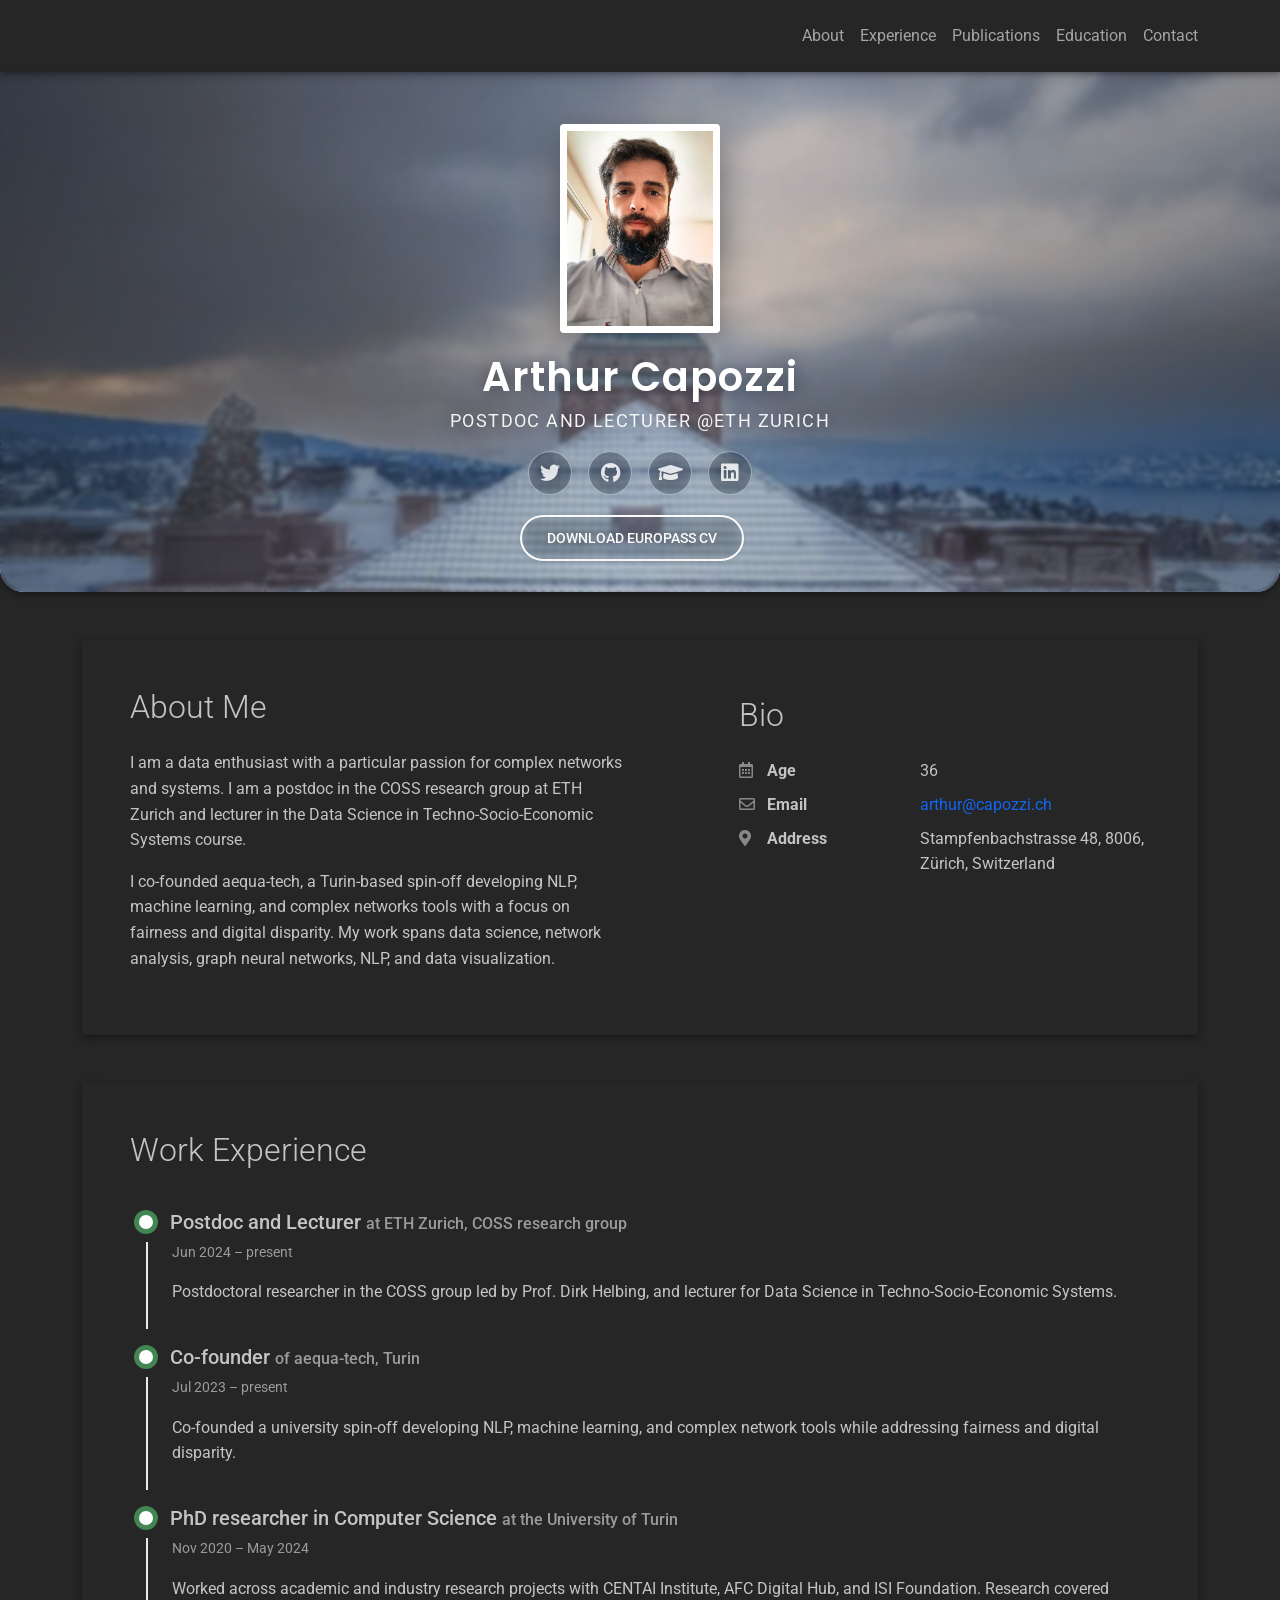
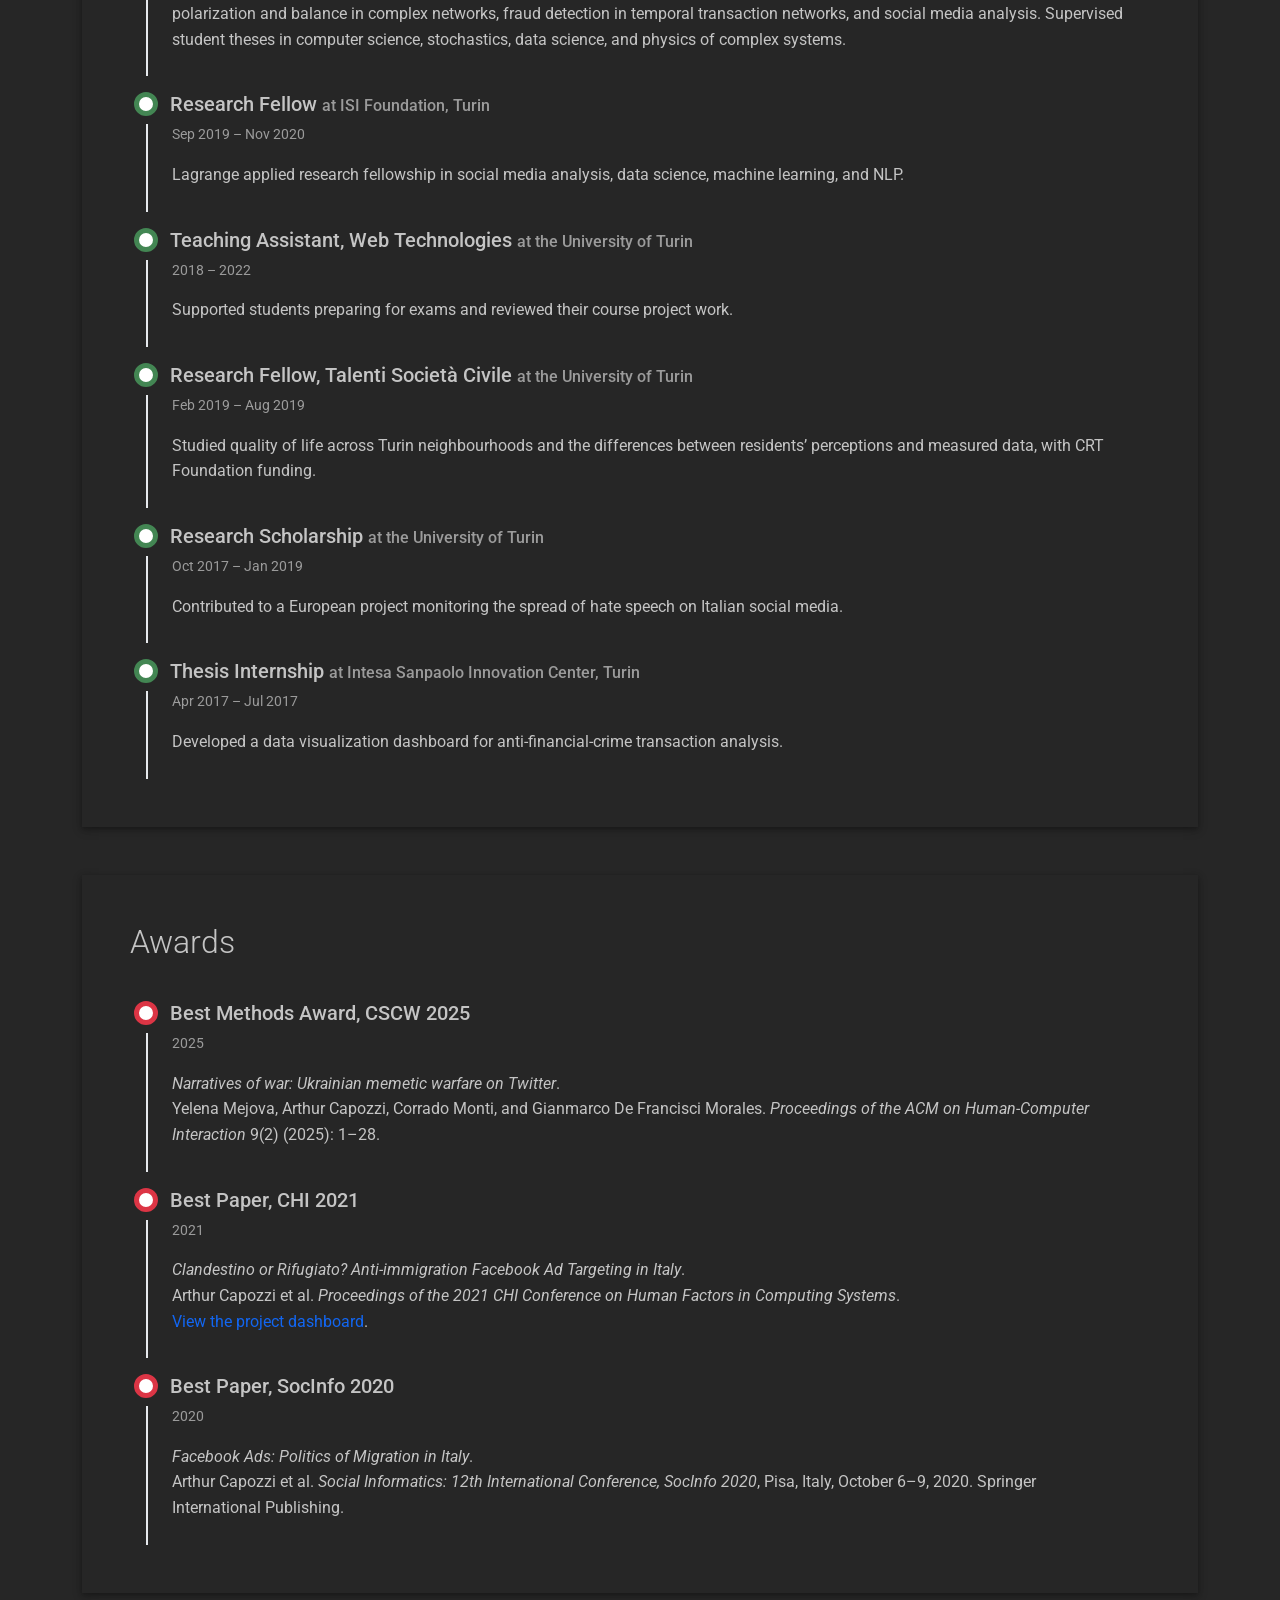
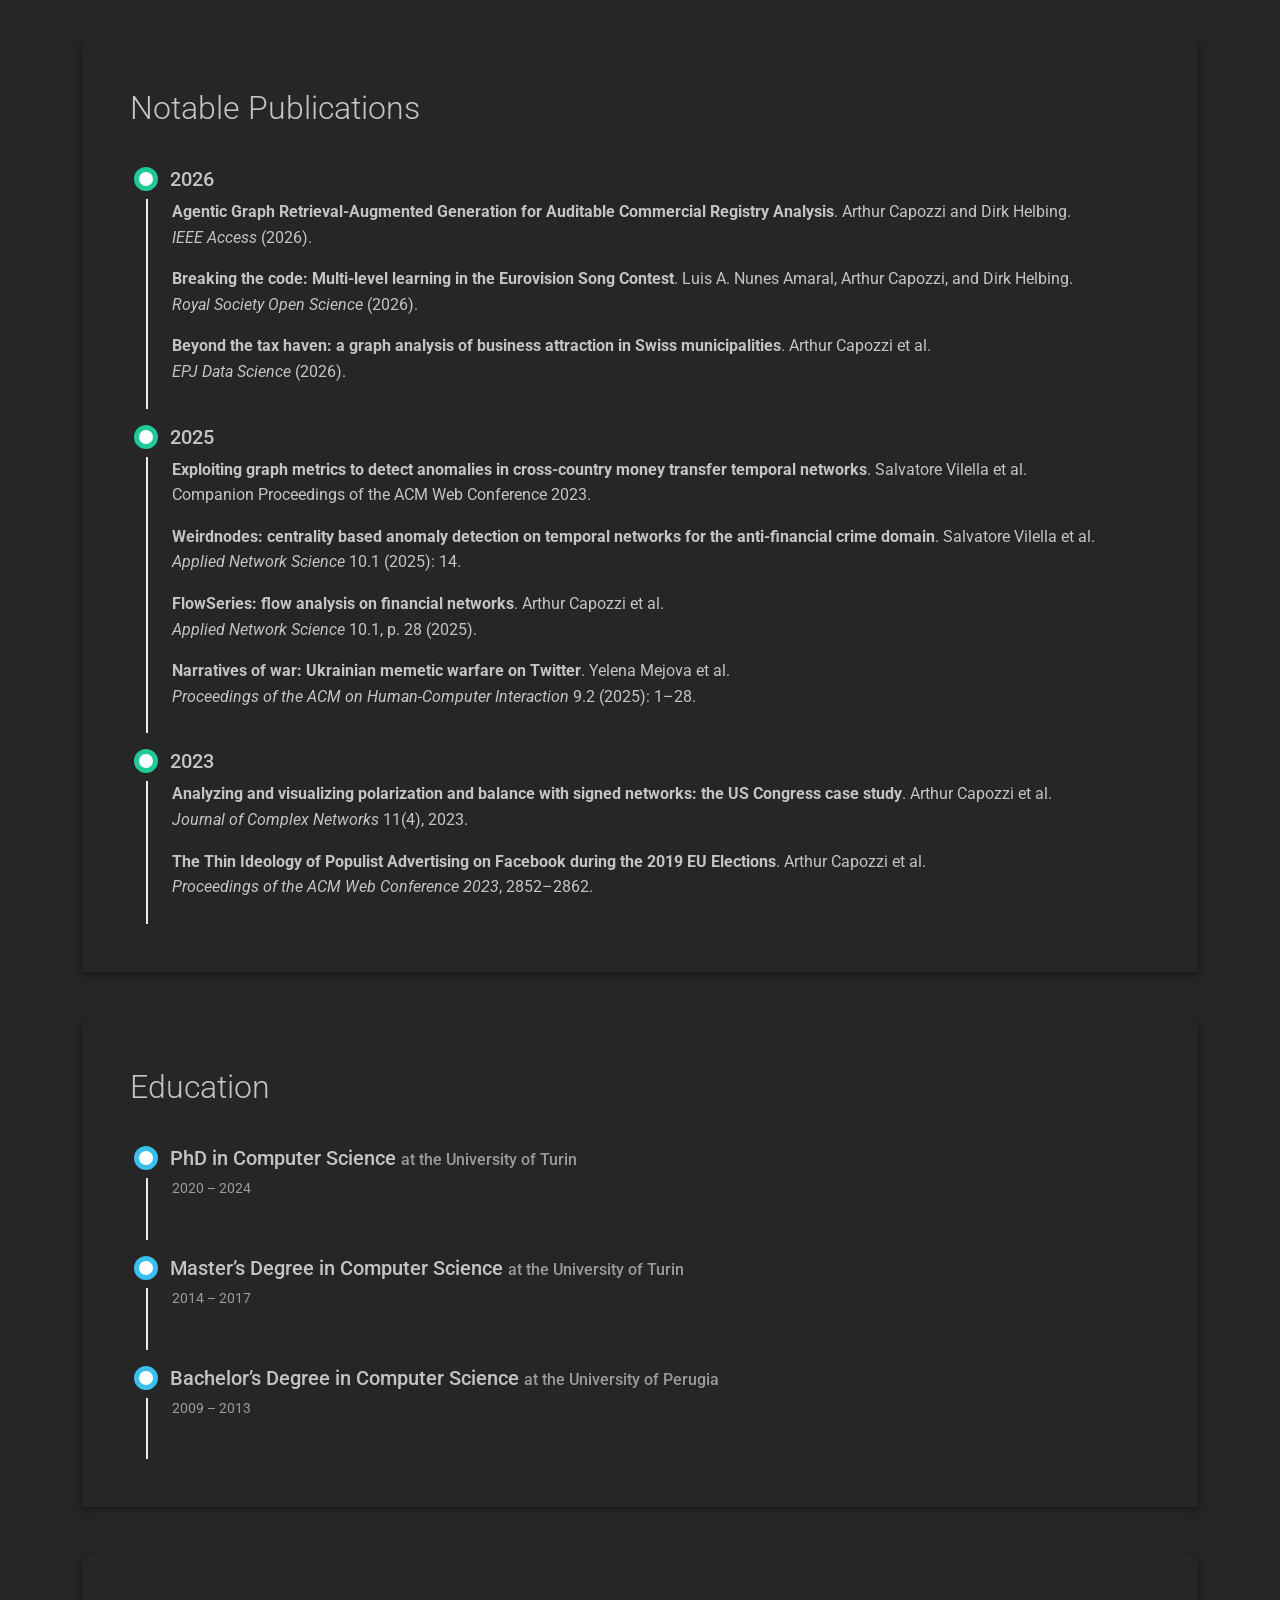
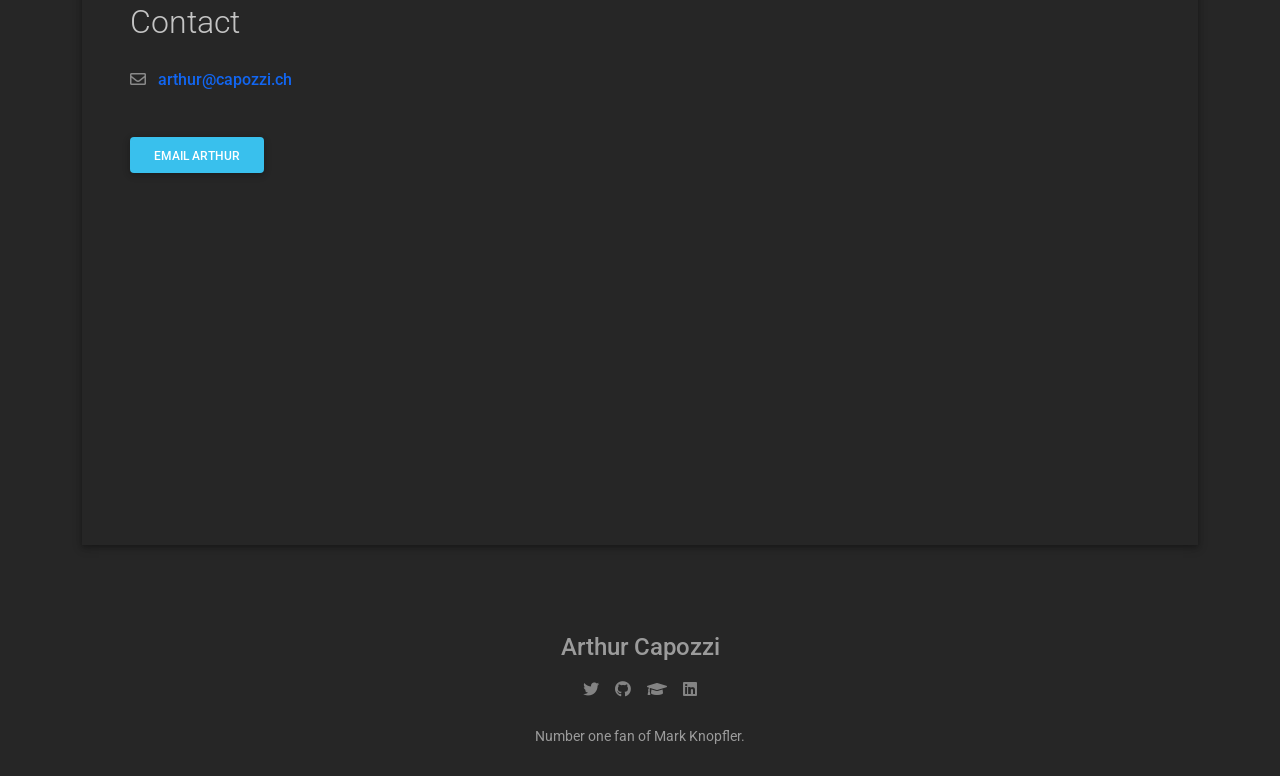
<file: index.html>
<!DOCTYPE html>
<html lang="en-US">
	<head>
	<meta charset="UTF-8">
	<meta http-equiv="X-UA-Compatible" content="IE=edge">
	<meta name="viewport" content="width=device-width, initial-scale=1">
	<title>Arthur Capozzi</title>
	<link rel="preconnect" href="https://fonts.gstatic.com" crossorigin="crossorigin"/>
	<link rel="preload" as="style" href="https://fonts.googleapis.com/css2?family=Poppins:wght@600&amp;family=Roboto:wght@300;400;500;700&amp;display=swap"/>
	<link rel="stylesheet" href="https://fonts.googleapis.com/css2?family=Poppins:wght@600&amp;family=Roboto:wght@300;400;500;700&amp;display=swap" media="print" onload="this.media='all'"/>
	<noscript>
		<link rel="stylesheet" href="https://fonts.googleapis.com/css2?family=Poppins:wght@600&amp;family=Roboto:wght@300;400;500;700&amp;display=swap"/>
	</noscript>
	<link href="css/font-awesome/css/all.min.css?ver=1.2.1" rel="stylesheet">
	<link href="css/mdb.min.css?ver=1.2.1" rel="stylesheet">
	<link href="css/main.css?ver=1.2.1" rel="stylesheet">
	<link href="css/mycss.css?ver=1.2.1" rel="stylesheet">
	<noscript>
		<style type="text/css">
		[data-aos] {
			opacity: 1 !important;
			transform: translate(0) scale(1) !important;
		}
		</style>
	</noscript>
	<meta name="description" content="Arthur Capozzi — data science, network analysis, research, publications and education.">
<link rel="canonical" href="https://capozzi.ch/">
<link href="css/migration.css" rel="stylesheet">
</head>
	<body class="bg-dark" id="top">
		<nav class="d-print-none nav-shadow sticky-top">
			<div class="container text-center text-lg-left">
			<div class="pt-3 clearfix">
				<!-- <h1 class="site-title mb-0">Arthur Capozzi</h1> -->
				<div class="site-nav"> 
				<nav class="" role="navigation">
					<ul class="nav justify-content-center">
					<li class="nav-item"><a class="nav-link" href="#about" title="About"><span class="menu-title">About</span></a>
					</li>
					
					<li class="nav-item"><a class="nav-link" href="#experience" title="Experience"><span class="menu-title">Experience</span></a>
					</li>
					<li class="nav-item"><a class="nav-link" href="#publication" title="Publications"><span class="menu-title">Publications</span></a>
					</li>
					<li class="nav-item"><a class="nav-link" href="#education" title="Education"><span class="menu-title">Education</span></a>
					</li>
					
					<li class="nav-item"><a class="nav-link" href="#contact" title="Contact"><span class="menu-title">Contact</span></a>
					</li>
					</ul>
				</nav>
				</div>
			</div>
			</div>
		</nav>
	<div class="page-content">
		<div class="container">
<div class="resume-container">
	<div class="shadow-1-strong bg-dark my-5" id="intro">
		<div class="bg-info text-white">
			<div class="cover bg-image"><img alt="Snowy winter cityscape" src="images/website-header.jpeg"/>
				<div class="mask" style="background-color: rgba(0, 0, 0, 0.7);backdrop-filter: blur(2px);">
					<div class="text-center p-5">
						<div class="avatar p-1"><img class="img-thumbnail shadow-2-strong" alt="Portrait of Arthur Capozzi" src="images/avatar.jpg" width="160" height="160"/></div>
						<div class="header-bio mt-3">
							<div>
								<h2 class="h1">Arthur Capozzi</h2>
								<p>Postdoc and lecturer @ETH Zurich</p>
							</div>
							<div class="header-social mb-3 d-print-none">
							<nav role="navigation">
								<ul class="nav justify-content-center">
								<li class="nav-item"><a class="nav-link" href="https://twitter.com/arthviz" title="Twitter"><i class="fab fa-twitter"></i><span class="menu-title sr-only">Twitter</span></a>
								</li>
								
								<li class="nav-item"><a class="nav-link" href="https://github.com/PotenteOpossum" title="Github"><i class="fab fa-github"></i><span class="menu-title sr-only">Github</span></a>
								</li>
<li class="nav-item"><a class="nav-link" href="https://scholar.google.it/citations?user=3XgjIGsAAAAJ" title="Google Scholar" aria-label="Google Scholar"><i class="fas fa-graduation-cap" aria-hidden="true"></i><span class="menu-title sr-only">Google Scholar</span></a></li>
								<li class="nav-item"><a class="nav-link" href="https://www.linkedin.com/in/arthur-thomas-edward-capozzi-lupi-023b421b4" title="LinkedIn" aria-label="LinkedIn"><i class="fab fa-linkedin"></i><span class="menu-title sr-only">LinkedIn</span></a></li>
								</ul>
							</nav>
							</div>
							<div class="d-print-none">
								<a class="btn btn-outline-light btn-lg shadow-sm mt-1 me-3" href="Capozzi_CV.pdf">Download Europass CV</a>
								
							</div>
						</div>
					</div>
				</div>
			</div>
		</div>
	</div>
	<div class="shadow-1-strong bg-dark my-5 p-5" id="about">
		<div class="about-section">
			<div class="row">
			<div class="col-md-6">
				<h2 class="h2 fw-light mb-4">About Me</h2>
				<p>I am a data enthusiast with a particular passion for complex networks and systems. I am a postdoc in the COSS research group at ETH Zurich and lecturer in the Data Science in Techno-Socio-Economic Systems course.</p>
				<p>I co-founded aequa-tech, a Turin-based spin-off developing NLP, machine learning, and complex networks tools with a focus on fairness and digital disparity. My work spans data science, network analysis, graph neural networks, NLP, and data visualization.</p>
				
			</div>
			<div class="col-md-5 offset-lg-1">
				<div class="row mt-2">
				<h2 class="h2 fw-light mb-4">Bio</h2>
				<div class="col-sm-5">
					<div class="pb-2 fw-bolder"><i class="far fa-calendar-alt pe-2 text-muted" style="width:24px;opacity:0.85;"></i> Age</div>
				</div>
				<div class="col-sm-7">
					<div class="pb-2">36</div>
				</div>
				<div class="col-sm-5">
					<div class="pb-2 fw-bolder"><i class="far fa-envelope pe-2 text-muted" style="width:24px;opacity:0.85;"></i> Email</div>
				</div>
				<div class="col-sm-7">
					<div class="pb-2">
						<span id="email"></span>
					</div>
				</div>
				
				<div class="col-sm-5">
					<div class="pb-2 fw-bolder"><i class="fas fa-map-marker-alt pe-2 text-muted" style="width:24px;opacity:0.85;"></i> Address</div>
				</div>
				<div class="col-sm-7">
					<div class="pb-2">Stampfenbachstrasse 48, 8006, Zürich, Switzerland</div>
				</div>
				</div>
			</div>
			</div>
		</div>
	</div>
	
	<div class="shadow-1-strong bg-dark my-5 p-5" id="experience">
  <div class="work-experience-section">
    <h2 class="h2 fw-light mb-4">Work Experience</h2>
    <div class="timeline">
      <div class="timeline-card timeline-card-experience"><div class="timeline-head px-4 pt-3"><div class="h5">Postdoc and Lecturer <span class="text-muted h6">at ETH Zurich, COSS research group</span></div></div><div class="timeline-body px-4 pb-4"><div class="text-muted text-small mb-3">Jun 2024 – present</div><div>Postdoctoral researcher in the COSS group led by Prof. Dirk Helbing, and lecturer for Data Science in Techno-Socio-Economic Systems.</div></div></div>
      <div class="timeline-card timeline-card-experience"><div class="timeline-head px-4 pt-3"><div class="h5">Co-founder <span class="text-muted h6">of aequa-tech, Turin</span></div></div><div class="timeline-body px-4 pb-4"><div class="text-muted text-small mb-3">Jul 2023 – present</div><div>Co-founded a university spin-off developing NLP, machine learning, and complex network tools while addressing fairness and digital disparity.</div></div></div>
      <div class="timeline-card timeline-card-experience"><div class="timeline-head px-4 pt-3"><div class="h5">PhD researcher in Computer Science <span class="text-muted h6">at the University of Turin</span></div></div><div class="timeline-body px-4 pb-4"><div class="text-muted text-small mb-3">Nov 2020 – May 2024</div><div>Worked across academic and industry research projects with CENTAI Institute, AFC Digital Hub, and ISI Foundation. Research covered polarization and balance in complex networks, fraud detection in temporal transaction networks, and social media analysis. Supervised student theses in computer science, stochastics, data science, and physics of complex systems.</div></div></div>
      <div class="timeline-card timeline-card-experience"><div class="timeline-head px-4 pt-3"><div class="h5">Research Fellow <span class="text-muted h6">at ISI Foundation, Turin</span></div></div><div class="timeline-body px-4 pb-4"><div class="text-muted text-small mb-3">Sep 2019 – Nov 2020</div><div>Lagrange applied research fellowship in social media analysis, data science, machine learning, and NLP.</div></div></div>
      <div class="timeline-card timeline-card-experience"><div class="timeline-head px-4 pt-3"><div class="h5">Teaching Assistant, Web Technologies <span class="text-muted h6">at the University of Turin</span></div></div><div class="timeline-body px-4 pb-4"><div class="text-muted text-small mb-3">2018 – 2022</div><div>Supported students preparing for exams and reviewed their course project work.</div></div></div>
      <div class="timeline-card timeline-card-experience"><div class="timeline-head px-4 pt-3"><div class="h5">Research Fellow, Talenti Società Civile <span class="text-muted h6">at the University of Turin</span></div></div><div class="timeline-body px-4 pb-4"><div class="text-muted text-small mb-3">Feb 2019 – Aug 2019</div><div>Studied quality of life across Turin neighbourhoods and the differences between residents’ perceptions and measured data, with CRT Foundation funding.</div></div></div>
      <div class="timeline-card timeline-card-experience"><div class="timeline-head px-4 pt-3"><div class="h5">Research Scholarship <span class="text-muted h6">at the University of Turin</span></div></div><div class="timeline-body px-4 pb-4"><div class="text-muted text-small mb-3">Oct 2017 – Jan 2019</div><div>Contributed to a European project monitoring the spread of hate speech on Italian social media.</div></div></div>
      <div class="timeline-card timeline-card-experience"><div class="timeline-head px-4 pt-3"><div class="h5">Thesis Internship <span class="text-muted h6">at Intesa Sanpaolo Innovation Center, Turin</span></div></div><div class="timeline-body px-4 pb-4"><div class="text-muted text-small mb-3">Apr 2017 – Jul 2017</div><div>Developed a data visualization dashboard for anti-financial-crime transaction analysis.</div></div></div>
    </div>
  </div>
</div>
	<div class="shadow-1-strong bg-dark my-5 p-5" id="awards">
  <div class="education-section">
    <h2 class="h2 fw-light mb-4">Awards</h2>
    <div class="timeline">
      <div class="timeline-card timeline-card-pubblication"><div class="timeline-head px-4 pt-3"><div class="h5">Best Methods Award, CSCW 2025</div></div><div class="timeline-body px-4 pb-4"><div class="text-muted text-small mb-3">2025</div><div><em>Narratives of war: Ukrainian memetic warfare on Twitter</em>.<br>Yelena Mejova, Arthur Capozzi, Corrado Monti, and Gianmarco De Francisci Morales. <em>Proceedings of the ACM on Human-Computer Interaction</em> 9(2) (2025): 1–28.</div></div></div>
      <div class="timeline-card timeline-card-pubblication"><div class="timeline-head px-4 pt-3"><div class="h5">Best Paper, CHI 2021</div></div><div class="timeline-body px-4 pb-4"><div class="text-muted text-small mb-3">2021</div><div><em>Clandestino or Rifugiato? Anti-immigration Facebook Ad Targeting in Italy</em>.<br>Arthur Capozzi et al. <em>Proceedings of the 2021 CHI Conference on Human Factors in Computing Systems</em>.<br><a href="http://migration-ads-observatory.isi.it/">View the project dashboard</a>.</div></div></div>
      <div class="timeline-card timeline-card-pubblication"><div class="timeline-head px-4 pt-3"><div class="h5">Best Paper, SocInfo 2020</div></div><div class="timeline-body px-4 pb-4"><div class="text-muted text-small mb-3">2020</div><div><em>Facebook Ads: Politics of Migration in Italy</em>.<br>Arthur Capozzi et al. <em>Social Informatics: 12th International Conference, SocInfo 2020</em>, Pisa, Italy, October 6–9, 2020. Springer International Publishing.</div></div></div>
    </div>
  </div>
</div>
<div class="shadow-1-strong bg-dark my-5 p-5" id="publication">
  <div class="education-section">
    <h2 class="h2 fw-light mb-4">Notable Publications</h2>
    <div class="timeline">
      <div class="timeline-card timeline-card-success"><div class="timeline-head px-4 pt-3"><div class="h5">2026</div></div><div class="timeline-body px-4 pb-4">
        <p><strong>Agentic Graph Retrieval-Augmented Generation for Auditable Commercial Registry Analysis</strong>. Arthur Capozzi and Dirk Helbing.<br><em>IEEE Access</em> (2026).</p>
        <p><strong>Breaking the code: Multi-level learning in the Eurovision Song Contest</strong>. Luis A. Nunes Amaral, Arthur Capozzi, and Dirk Helbing.<br><em>Royal Society Open Science</em> (2026).</p>
        <p class="mb-0"><strong>Beyond the tax haven: a graph analysis of business attraction in Swiss municipalities</strong>. Arthur Capozzi et al.<br><em>EPJ Data Science</em> (2026).</p>
      </div></div>
      <div class="timeline-card timeline-card-success"><div class="timeline-head px-4 pt-3"><div class="h5">2025</div></div><div class="timeline-body px-4 pb-4">
        <p><strong>Exploiting graph metrics to detect anomalies in cross-country money transfer temporal networks</strong>. Salvatore Vilella et al.<br>Companion Proceedings of the ACM Web Conference 2023.</p>
        <p><strong>Weirdnodes: centrality based anomaly detection on temporal networks for the anti-financial crime domain</strong>. Salvatore Vilella et al.<br><em>Applied Network Science</em> 10.1 (2025): 14.</p>
        <p><strong>FlowSeries: flow analysis on financial networks</strong>. Arthur Capozzi et al.<br><em>Applied Network Science</em> 10.1, p. 28 (2025).</p>
        <p class="mb-0"><strong>Narratives of war: Ukrainian memetic warfare on Twitter</strong>. Yelena Mejova et al.<br><em>Proceedings of the ACM on Human-Computer Interaction</em> 9.2 (2025): 1–28.</p>
      </div></div>
      <div class="timeline-card timeline-card-success"><div class="timeline-head px-4 pt-3"><div class="h5">2023</div></div><div class="timeline-body px-4 pb-4">
        <p><strong>Analyzing and visualizing polarization and balance with signed networks: the US Congress case study</strong>. Arthur Capozzi et al.<br><em>Journal of Complex Networks</em> 11(4), 2023.</p>
        <p class="mb-0"><strong>The Thin Ideology of Populist Advertising on Facebook during the 2019 EU Elections</strong>. Arthur Capozzi et al.<br><em>Proceedings of the ACM Web Conference 2023</em>, 2852–2862.</p>
      </div></div>
    </div>
  </div>
</div>
	<div class="shadow-1-strong bg-dark my-5 p-5" id="education">
  <div class="education-section">
    <h2 class="h2 fw-light mb-4">Education</h2>
    <div class="timeline">
      <div class="timeline-card timeline-card-info"><div class="timeline-head px-4 pt-3"><div class="h5">PhD in Computer Science <span class="text-muted h6">at the University of Turin</span></div></div><div class="timeline-body px-4 pb-4"><div class="text-muted text-small mb-3">2020 – 2024</div></div></div>
      <div class="timeline-card timeline-card-info"><div class="timeline-head px-4 pt-3"><div class="h5">Master’s Degree in Computer Science <span class="text-muted h6">at the University of Turin</span></div></div><div class="timeline-body px-4 pb-4"><div class="text-muted text-small mb-3">2014 – 2017</div></div></div>
      <div class="timeline-card timeline-card-info"><div class="timeline-head px-4 pt-3"><div class="h5">Bachelor’s Degree in Computer Science <span class="text-muted h6">at the University of Perugia</span></div></div><div class="timeline-body px-4 pb-4"><div class="text-muted text-small mb-3">2009 – 2013</div></div></div>
    </div>
  </div>
</div>
	<div class="shadow-1-strong bg-dark my-5 p-5" id="contact">
	<div class="contant-section">
		<h2 class="h2 fw-light text mb-4">Contact</h2>
		<div class="row mb-4">
		<div class="col-md-5">
			<div class="mt-1">
			<div class="h6"><i class="far fa-envelope pe-2 text-muted" style="width:24px;opacity:0.85;"></i><span class="blockspam" aria-hidden="true">PLEASE GO AWAY!</span> <span id="contact-email"></span></div>
			</div>
			<div class="mt-5 d-print-none"><a class="btn btn-info" id="email-button">Email Arthur</a>
			</div>
		</div>
		<div class="col-md-7 d-print-none"><iframe title="ETH Zurich Computational Social Science at Stampfenbachstrasse 48" src="https://maps.google.com/maps?q=ETH%20Zurich%20Computational%20Social%20Science%2C%20Stampfenbachstrasse%2048%2C%208092%20Zurich%2C%20Switzerland&amp;z=15&amp;output=embed" width="500" height="400" style="border:0;width:100%;" allowfullscreen="" loading="lazy"></iframe></div>
		</div>
	</div>
	</div>
</div></div>
	</div>
	<footer class="pt-4 pb-4 text-muted text-center d-print-none">
		<div class="container">
		<div class="my-3">
			<div class="h4">Arthur Capozzi</div>
			<div class="footer-nav">
			<nav role="navigation">
				<ul class="nav justify-content-center">
				<li class="nav-item"><a class="nav-link" href="https://twitter.com/arthviz" title="Twitter"><i class="fab fa-twitter"></i><span class="menu-title sr-only">Twitter</span></a>
					</li>
					
					<li class="nav-item"><a class="nav-link" href="https://github.com/PotenteOpossum" title="Github"><i class="fab fa-github"></i><span class="menu-title sr-only">Github</span></a>
					</li>
<li class="nav-item"><a class="nav-link" href="https://scholar.google.it/citations?user=3XgjIGsAAAAJ" title="Google Scholar" aria-label="Google Scholar"><i class="fas fa-graduation-cap" aria-hidden="true"></i><span class="menu-title sr-only">Google Scholar</span></a></li>
								<li class="nav-item"><a class="nav-link" href="https://www.linkedin.com/in/arthur-thomas-edward-capozzi-lupi-023b421b4" title="LinkedIn" aria-label="LinkedIn"><i class="fab fa-linkedin"></i><span class="menu-title sr-only">LinkedIn</span></a></li>
				</ul>
			</nav>
			</div>
		</div>
		<div class="text-small">
			<div class="mb-1">Number one fan of Mark Knopfler.</div>
		</div>
		</div>
	</footer>

	<a href="#top" aria-label="Back to top" id="return-to-top">↑</a>
	<script src="scripts/email.js"></script>
	<script src="scripts/back-to-top.js"></script>
	</body>
</html>
</file>
<file: css/main.css>
/* Timeline custom component */
.timeline-card {
  position: relative;
  margin-left: 16px; }

.timeline-card:before {
  content: '';
  display: inline-block;
  position: absolute;
  background-color: #fff;
  border-radius: 100%;
  width: 24px;
  height: 24px;
  top: 16px;
  left: -12px;
  border: 5px solid;
  z-index: 2; }

.timeline-body {
  border-left: 2px solid #E6E9ED; }

.timeline-card-primary:before {
  border-color: var(--bs-primary); }

.timeline-card-info:before {
  border-color: var(--bs-info); }

.timeline-card-secondary:before {
  border-color: var(--bs-secondary); }

.timeline-card-success:before {
  border-color: var(--bs-teal); }

.timeline-card-pubblication:before {
  border-color: var(--bs-red); }

html {
  scroll-behavior: smooth; }

html, body {
  overflow-x: hidden; }

.container {
  max-width: 1140px; }

.site-title {
  font-size: 1.25rem;
  line-height: 2.5rem; }

.nav-link {
  padding: 0;
  font-size: 1rem;
  line-height: 2.5rem;
  color: inherit;
  opacity: 0.8; }

.header-social .nav-link {
  font-size: 1.25rem; }

.nav-link:hover,
.nav-link:focus {
  color: inherit;
  opacity: 1; }

.nav-item + .nav-item {
  margin-left: 1rem; }

.cover {
  height: 500px; }

.cover > img {
  -o-object-fit: cover;
     object-fit: cover;
  width: auto; }

.progress-bar {
  text-transform: uppercase;
  font-size: 10px;
  letter-spacing: 1px; }

.text-small {
  font-size: 0.85rem; }

.text-teal {
  color: var(--bs-teal); }

footer a:not(.nav-link) {
  color: inherit;
  border-bottom: 1px dashed;
  text-decoration: none;
  cursor: pointer; }

@media (min-width: 48em) {
  .site-title {
    float: left; }
  .site-nav {
    float: right; } }

@media (max-width: 767px) {
  /* disable animations on mobile */
  [data-aos] {
    opacity: 1 !important;
    transform: translate(0) scale(1) !important; }
  .p-5 {
    padding: 2.5rem 2rem !important; }
  .portfolio-section .m-5 {
    margin: 2rem 0 1rem !important; }
  .portfolio-reverse {
    flex-direction: column-reverse; }
  .portfolio-reverse .text-end {
    text-align: start !important; } }

@media print {
  [data-aos] {
    opacity: 1 !important;
    transform: translate(0) scale(1) !important; }
  body.bg-light {
    background-color: #fff !important; }
  .container {
    width: auto;
    max-width: 100%;
    padding: 0; }
  .cover {
    height: 360px;
    margin-bottom: 1.5rem; }
  .cover > img {
    display: none; }
  .shadow-1-strong {
    box-shadow: none !important; }
  .resume-container > .my-5 {
    margin: 0 !important; }
  .my-5.p-5 {
    padding: 1.5rem 0 !important; }
  .about-section {
    padding: 0 !important; }
  .skills-section,
  .work-experience-section,
  .education-section,
  .portfolio-section,
  .reference-section,
  .contact-section {
    padding: 0 !important; }
  .page-break {
    padding-top: 5rem;
    page-break-before: always; } }
</file>
<file: css/mycss.css>
span.blockspam {
  display: none;
}


#return-to-top {
    position: fixed;
    bottom: 20px;
    right: 20px;
    background: rgb(0, 0, 0);
    background: rgba(19, 19, 19, .87);
    box-shadow: 0 2px 5px 0 rgba(0,0,0,.25),0 3px 10px 0 rgba(0,0,0,.2)!important;
    width: 50px;
    height: 50px;
    display: block;
    text-decoration: none;
    -webkit-border-radius: 35px;
    -moz-border-radius: 35px;
    border-radius: 35px;
    display: none;
    -webkit-transition: all 0.3s linear;
    -moz-transition: all 0.3s ease;
    -ms-transition: all 0.3s ease;
    -o-transition: all 0.3s ease;
    transition: all 0.3s ease;
}
#return-to-top i {
    color: #fff;
    margin: 0;
    position: relative;
    left: 16px;
    top: 13px;
    font-size: 19px;
    -webkit-transition: all 0.3s ease;
    -moz-transition: all 0.3s ease;
    -ms-transition: all 0.3s ease;
    -o-transition: all 0.3s ease;
    transition: all 0.3s ease;
}
#return-to-top:hover {
    background: rgba(38, 38, 38, 1);
}
#return-to-top:hover i {
    color: #fff;
    top: 5px;
}
.clearfix {
  padding-bottom: 1rem !important;
}
.nav-shadow{
  background-color: rgba(38, 38, 38, .87);
  box-shadow: 0 2px 5px 0 rgba(0,0,0,.25),0 3px 10px 0 rgba(0,0,0,.2)!important;
}

#intro {
  margin-top: 6rem !important;
}
body {
  color: #c4c4c4 !important;
}
.text-muted {
  color: #9b9b9b!important;
}

.form-label {
  color: rgb(159 159 159 / 60%) !important;
}
/* Extra Things #191919*/
/*body{background: #eee ;font-family: 'Open Sans', sans-serif;}h3{font-size: 30px; font-weight: 400;text-align: center;margin-top: 50px;}h3 i{color: #444;}*/


::-webkit-scrollbar {
  width: 17px;
}

/* Track */
::-webkit-scrollbar-track {
  background: rgba(19, 19, 19, .27); 
}
 
/* Handle */
::-webkit-scrollbar-thumb {
  background: #5f5f5f; 
}

/* Handle on hover */
::-webkit-scrollbar-thumb:hover {
  background: #424242; 
}

/* Custom, iPhone Retina */ 
@media only screen and (min-width : 260px) {
  #intro {
    margin-top: 11rem !important;
  }
}

/* Extra Small Devices, Phones */ 
@media only screen and (min-width : 480px) {
  #intro {
    margin-top: 6rem !important;
  }

}

/* Small Devices, Tablets */
@media only screen and (min-width : 768px) {

}

/* Medium Devices, Desktops */
@media only screen and (min-width : 992px) {

}

/* Large Devices, Wide Screens */
@media only screen and (min-width : 1200px) {

}
</file>
<file: css/migration.css>
/* Small migration fixes; keep the original dark resume design. */
body { overflow-wrap: anywhere; }
section, [id] { scroll-margin-top: 8rem; }
.cover > img { width: 100%; height: 100%; object-fit: cover; }
#return-to-top { display: grid; place-items: center; color: white; opacity: 0; visibility: hidden; pointer-events: none; transform: translateY(10px); transition: opacity .2s ease, transform .2s ease, visibility .2s; }
#return-to-top.is-visible { opacity: 1; visibility: visible; pointer-events: auto; transform: translateY(0); }
a:focus-visible { outline: 2px solid #39c0ed; outline-offset: 4px; }
@media (max-width: 767px) {
  .p-5 { padding: 1.75rem 1.25rem !important; }
  [id] { scroll-margin-top: 11rem; }
  .cover { height: 520px; }
  .nav-item + .nav-item { margin-left: .7rem; }
  .site-nav .nav { flex-wrap: wrap; }
  .site-nav .nav-link { font-size: .9rem; }
}
@media (prefers-reduced-motion: reduce) { html { scroll-behavior: auto; } }

/* Full-bleed hero banner, aligned directly beneath the sticky navigation. */
#intro {
  position: relative;
  z-index: 0;
  width: 100vw;
  margin-top: 0 !important;
  margin-left: calc(50% - 50vw) !important;
  margin-bottom: 3rem !important;
  overflow: hidden;
  border-radius: 0 0 1.5rem 1.5rem;
  box-shadow: 0 1.5rem 4rem rgba(0, 0, 0, .38);
}
#intro > .bg-info { background-color: transparent !important; }
#intro .cover {
  position: relative;
  display: grid;
  min-height: clamp(520px, 40vw, 640px);
  overflow: hidden;
  isolation: isolate;
}
#intro .cover > img {
  position: absolute;
  inset: 0;
  width: 100%;
  height: 100%;
  object-fit: cover;
  object-position: center 54%;
  transform: scale(1.015);
  animation: banner-arrive 2.1s ease-out both;
}
#intro .mask {
  /* MDB normally absolutely positions this overlay at a fixed height. Keep it
     in the layout so the hero can grow when its contents wrap on narrow screens. */
  position: relative;
  inset: auto;
  width: 100%;
  height: auto;
  min-height: inherit;
  display: grid;
  place-items: center;
  background: linear-gradient(110deg, rgba(8, 15, 27, .58), rgba(10, 19, 31, .18) 54%, rgba(8, 15, 27, .42)) !important;
  backdrop-filter: blur(1px);
}
#intro .text-center.p-5 {
  position: relative;
  z-index: 1;
  width: min(100%, 760px);
  padding: 3rem 2rem !important;
  text-shadow: 0 2px 18px rgba(0, 0, 0, .55);
}
#intro .avatar img {
  border: 3px solid rgba(255, 255, 255, .88);
  box-shadow: 0 12px 36px rgba(0, 0, 0, .42) !important;
}
#intro .header-bio h2 {
  margin-bottom: .4rem;
  font-family: Poppins, sans-serif;
  font-weight: 600;
  letter-spacing: .025em;
}
#intro .header-bio > div:first-child p {
  color: rgba(255, 255, 255, .92);
  font-size: 1.1rem;
  letter-spacing: .08em;
  text-transform: uppercase;
}
#intro .header-social .nav-link {
  width: 2.75rem;
  height: 2.75rem;
  display: grid;
  place-items: center;
  border: 1px solid rgba(255, 255, 255, .55);
  border-radius: 50%;
  background: rgba(14, 27, 43, .28);
  backdrop-filter: blur(8px);
  transition: background-color .2s ease, transform .2s ease;
}
#intro .header-social .nav-link:hover {
  background: rgba(255, 255, 255, .2);
  transform: translateY(-2px);
}
#intro .btn-outline-light {
  border-radius: 999px;
  backdrop-filter: blur(8px);
}
@keyframes banner-arrive {
  from { opacity: .75; transform: scale(1.06); }
  to { opacity: 1; transform: scale(1.015); }
}
@media (max-width: 767px) {
  #intro { border-radius: 0 0 1rem 1rem; }
  #intro .cover { min-height: 520px; }
  #intro .text-center.p-5 { padding: 2rem 1rem !important; }
  #intro .header-bio > div:first-child p { font-size: .85rem; letter-spacing: .05em; }
}
@media (prefers-reduced-motion: reduce) {
  #intro .cover > img { animation: none; }
  #intro .header-social .nav-link { transition: none; }
}

/* Add a little height to the navigation. */
.nav-shadow .pt-4.clearfix {
  padding-top: 1.75rem !important;
  padding-bottom: 1.25rem !important;
}
/* Keep sticky navigation working while clipping the full-width hero at the viewport. */
html, body { overflow-x: clip; }

/* Work roles use a balanced green marker distinct from study and publication colors. */
.timeline-card-experience:before { border-color: #438653; }
</file>
